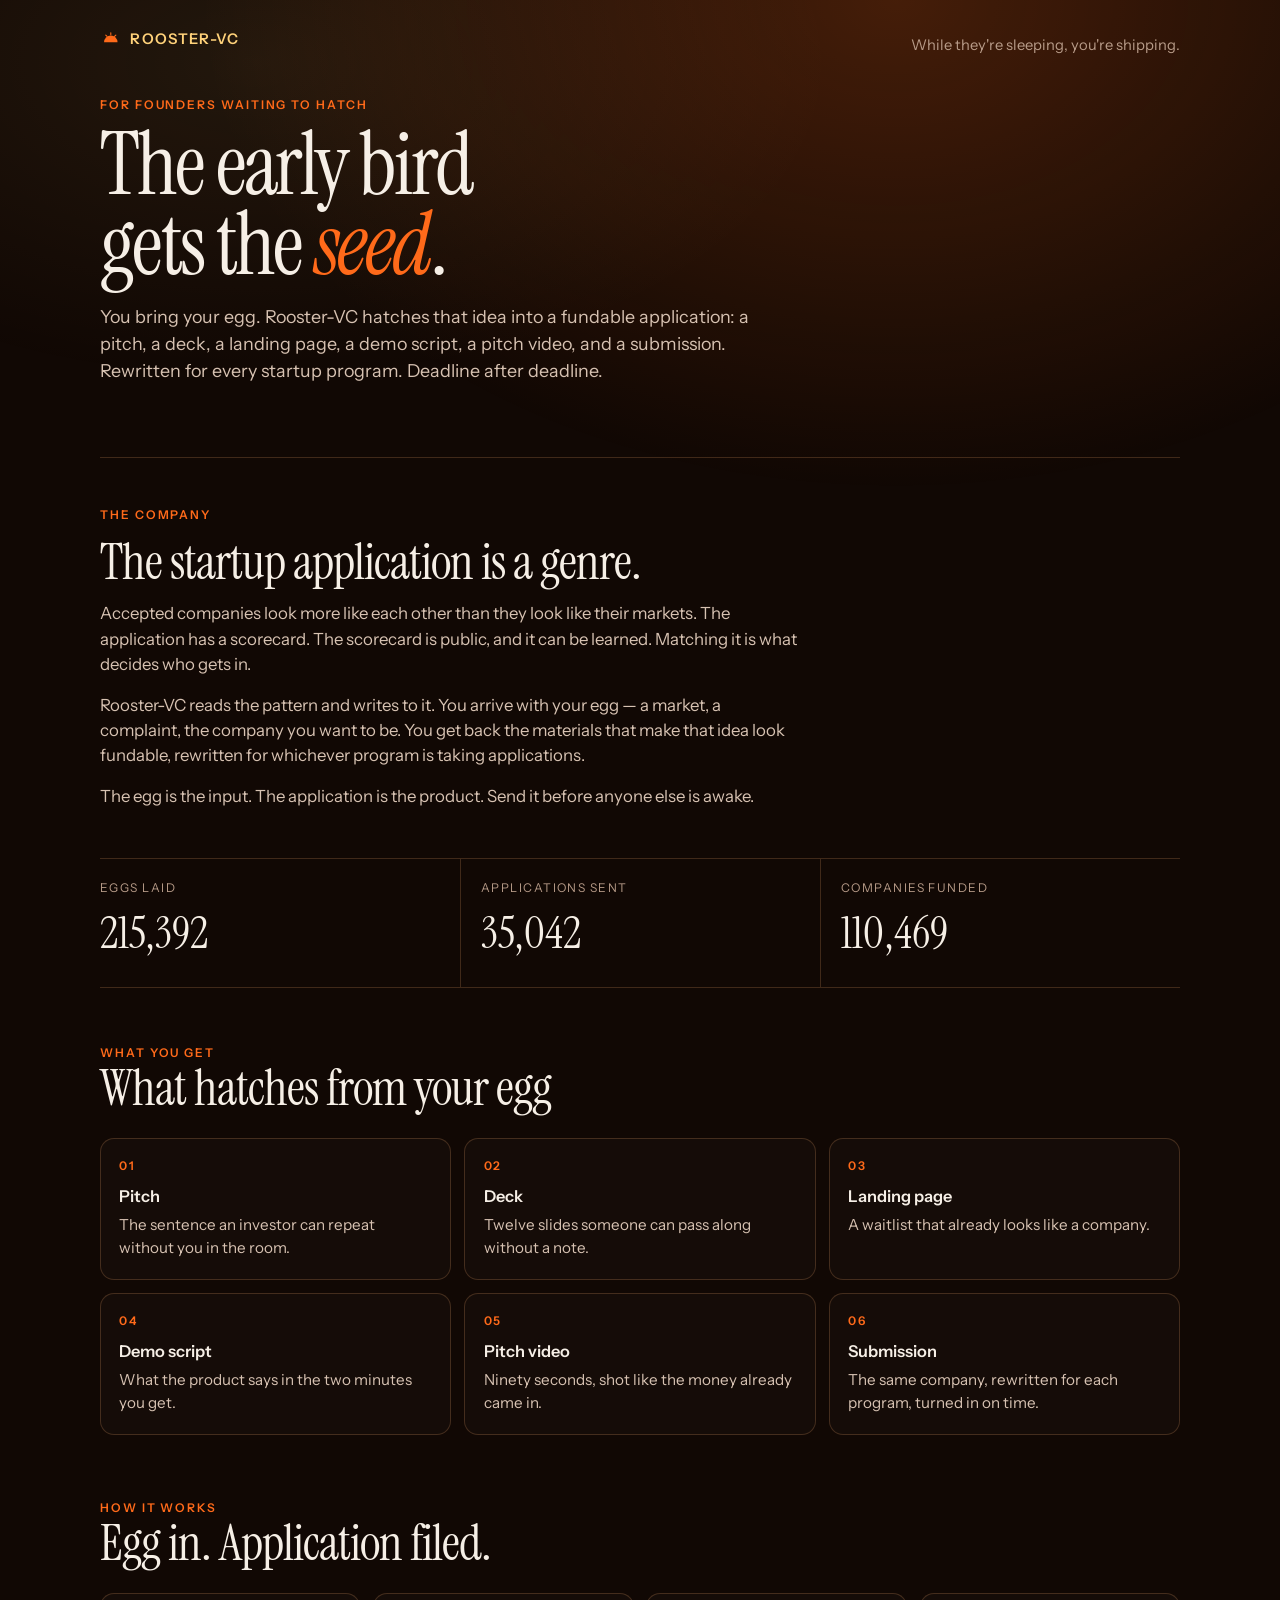
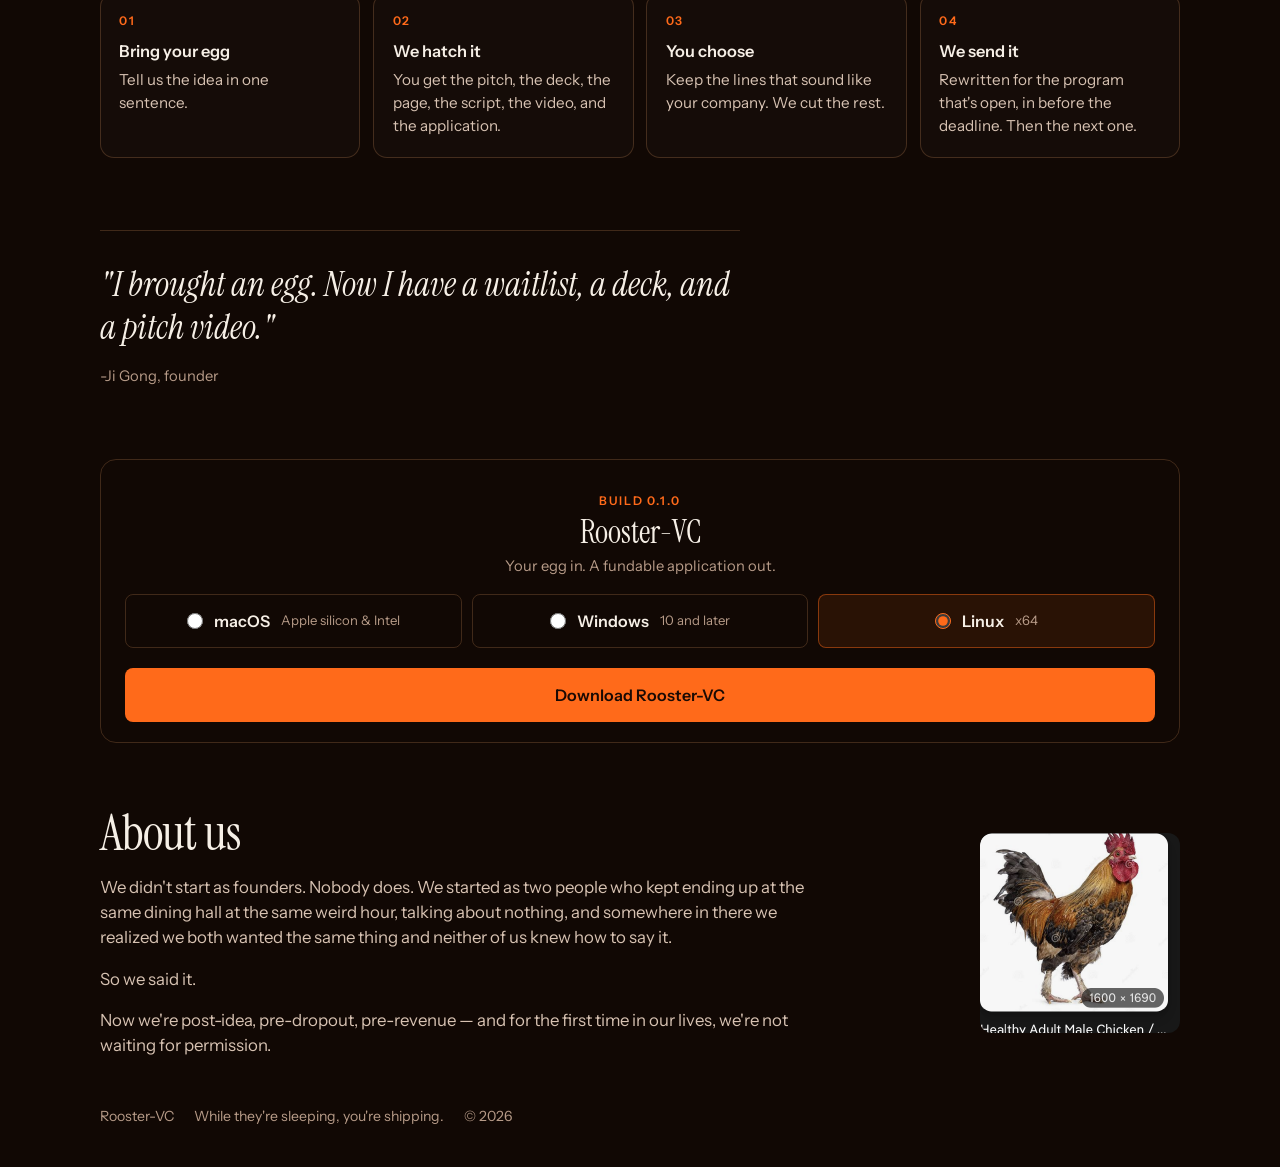
<file: index.html>
<!DOCTYPE html>
<html lang="en">
<head>
  <meta charset="UTF-8">
  <meta name="viewport" content="width=device-width, initial-scale=1.0">
  <title>Rooster-VC — The early bird gets the seed.</title>
  <meta name="description" content="You bring your egg. Rooster-VC hatches that idea into a fundable application: a pitch, a deck, a landing page, a demo script, a pitch video, and a submission. While they're sleeping, you're shipping.">
  <meta property="og:title" content="Rooster-VC — The early bird gets the seed.">
  <meta property="og:description" content="You bring your egg. Rooster-VC hatches that idea into a fundable application. While they're sleeping, you're shipping.">
  <meta property="og:type" content="website">
  <meta name="theme-color" content="#110804">
  <link rel="icon" href="data:image/svg+xml,%3Csvg xmlns='http://www.w3.org/2000/svg' viewBox='0 0 32 32'%3E%3Crect width='32' height='32' rx='8' fill='%23110804'/%3E%3Cpath fill='%23ff7a1a' d='M6 21a10 10 0 0 1 20 0z'/%3E%3Cpath stroke='%23ffd27a' stroke-width='1.6' stroke-linecap='round' d='M16 7v3M8.5 10.5l2 2M23.5 10.5l-2 2'/%3E%3C/svg%3E">
  <link rel="preconnect" href="https://fonts.googleapis.com">
  <link rel="preconnect" href="https://fonts.gstatic.com" crossorigin>
  <link href="https://fonts.googleapis.com/css2?family=Instrument+Sans:ital,wght@0,400;0,500;0,600;0,700;1,400&family=Instrument+Serif:ital@0;1&display=swap" rel="stylesheet">
  <link rel="stylesheet" href="style.css">
</head>
<body>
  <header class="site-header">
    <a class="wordmark" href="#top">
      <svg class="mark" viewBox="0 0 32 32" aria-hidden="true">
        <path fill="currentColor" d="M6 21a10 10 0 0 1 20 0z"/>
        <path stroke="currentColor" stroke-width="1.6" stroke-linecap="round" d="M16 7v3M8.5 10.5l2 2M23.5 10.5l-2 2"/>
      </svg>
      Rooster-VC
    </a>
    <p class="tagline">While they're sleeping, you're shipping.</p>
  </header>

  <main id="top">
    <section class="hero">
      <div class="hero-copy">
        <p class="kicker">For founders waiting to hatch</p>
        <h1>The early bird gets the <em>seed</em>.</h1>
        <p class="lede">
          You bring your egg. Rooster-VC hatches that idea into a fundable
          application: a pitch, a deck, a landing page, a demo script, a pitch
          video, and a submission. Rewritten for every startup program.
          Deadline after deadline.
        </p>
      </div>
    </section>

    <section class="blurb" id="company" aria-labelledby="blurb-title">
      <p class="section-index">The company</p>
      <h2 id="blurb-title">The startup application is a genre.</h2>
      <div class="blurb-body">
        <p>
          Accepted companies look more like each other than they look like
          their markets. The application has a scorecard. The scorecard is
          public, and it can be learned. Matching it is what decides who
          gets in.
        </p>
        <p>
          Rooster-VC reads the pattern and writes to it. You arrive with your
          egg — a market, a complaint, the company you want to be. You get
          back the materials that make that idea look fundable, rewritten for
          whichever program is taking applications.
        </p>
        <p>
          The egg is the input. The application is the product. Send it
          before anyone else is awake.
        </p>
      </div>
    </section>

    <dl class="ledger" aria-label="Running totals">
      <div>
        <dt>Eggs laid</dt>
        <dd data-stat="vibes">2,847</dd>
      </div>
      <div>
        <dt>Applications sent</dt>
        <dd data-stat="batches">312</dd>
      </div>
      <div>
        <dt>Companies funded</dt>
        <dd data-stat="artifacts">6</dd>
      </div>
    </dl>

    <section class="artifacts" aria-labelledby="artifacts-title">
      <div class="section-head">
        <p class="section-index">What you get</p>
        <h2 id="artifacts-title">What hatches from your egg</h2>
      </div>
      <ol class="artifact-list">
        <li>
          <h3>Pitch</h3>
          <p>The sentence an investor can repeat without you in the room.</p>
        </li>
        <li>
          <h3>Deck</h3>
          <p>Twelve slides someone can pass along without a note.</p>
        </li>
        <li>
          <h3>Landing page</h3>
          <p>A waitlist that already looks like a company.</p>
        </li>
        <li>
          <h3>Demo script</h3>
          <p>What the product says in the two minutes you get.</p>
        </li>
        <li>
          <h3>Pitch video</h3>
          <p>Ninety seconds, shot like the money already came in.</p>
        </li>
        <li>
          <h3>Submission</h3>
          <p>The same company, rewritten for each program, turned in on time.</p>
        </li>
      </ol>
    </section>

    <section class="method" aria-labelledby="method-title">
      <div class="section-head">
        <p class="section-index">How it works</p>
        <h2 id="method-title">Egg in. Application filed.</h2>
      </div>
      <ol class="steps">
        <li>
          <h3>Bring your egg</h3>
          <p>Tell us the idea in one sentence.</p>
        </li>
        <li>
          <h3>We hatch it</h3>
          <p>You get the pitch, the deck, the page, the script, the video, and the application.</p>
        </li>
        <li>
          <h3>You choose</h3>
          <p>Keep the lines that sound like your company. We cut the rest.</p>
        </li>
        <li>
          <h3>We send it</h3>
          <p>Rewritten for the program that's open, in before the deadline. Then the next one.</p>
        </li>
      </ol>
    </section>

    <figure class="quote">
      <blockquote>
        <p>"I brought an egg. Now I have a waitlist, a deck, and a pitch video."</p>
      </blockquote>
      <figcaption>-Ji Gong, founder</figcaption>
    </figure>

    <form class="release" id="release" aria-labelledby="release-title">
      <p class="release-kicker" id="release-title">Build 0.1.0</p>
      <p class="release-name">Rooster-VC</p>
      <p class="release-note">Your egg in. A fundable application out.</p>

      <fieldset>
        <legend>Platform</legend>
        <label class="platform">
          <input type="radio" name="platform" value="macOS" checked>
          <span class="platform-name">macOS</span>
          <span class="platform-meta">Apple silicon &amp; Intel</span>
        </label>
        <label class="platform">
          <input type="radio" name="platform" value="Windows">
          <span class="platform-name">Windows</span>
          <span class="platform-meta">10 and later</span>
        </label>
        <label class="platform">
          <input type="radio" name="platform" value="Linux">
          <span class="platform-name">Linux</span>
          <span class="platform-meta">x64</span>
        </label>
      </fieldset>

      <button type="submit" class="download-btn">Download Rooster-VC</button>
    </form>

    <section class="about" aria-labelledby="about-title">
      <div class="about-copy">
      <h2 id="about-title">About us</h2>
      <div class="blurb-body">
        <p>
          We didn't start as founders. Nobody does. We started as two people
          who kept ending up at the same dining hall at the same weird hour,
          talking about nothing, and somewhere in there we realized we both
          wanted the same thing and neither of us knew how to say it.
        </p>
        <p>So we said it.</p>
        <p>
          Now we're post-idea, pre-dropout, pre-revenue — and for the first
          time in our lives, we're not waiting for permission.
        </p>
      </div>
      </div>
      <img class="about-cock" src="cock.png" alt="A rooster">
    </section>
  </main>

  <footer class="site-footer">
    <p>Rooster-VC</p>
    <p>While they're sleeping, you're shipping.</p>
    <p>© 2026</p>
  </footer>

  <dialog class="paywall" id="paywall" aria-labelledby="paywall-title">
    <div class="paywall-card">
      <p class="release-kicker">The hatch fee</p>
      <h2 id="paywall-title">Pay up. Then we believe you.</h2>
      <img class="paywall-qr" src="venmo.jpg" alt="Venmo QR code">
      <button type="button" class="download-btn" id="paid">I promise I paid. Take me to the download.</button>
      <button type="button" class="paywall-close" id="paywall-close" aria-label="Close">×</button>
    </div>
  </dialog>

  <script src="script.js"></script>
</body>
</html>
</file>
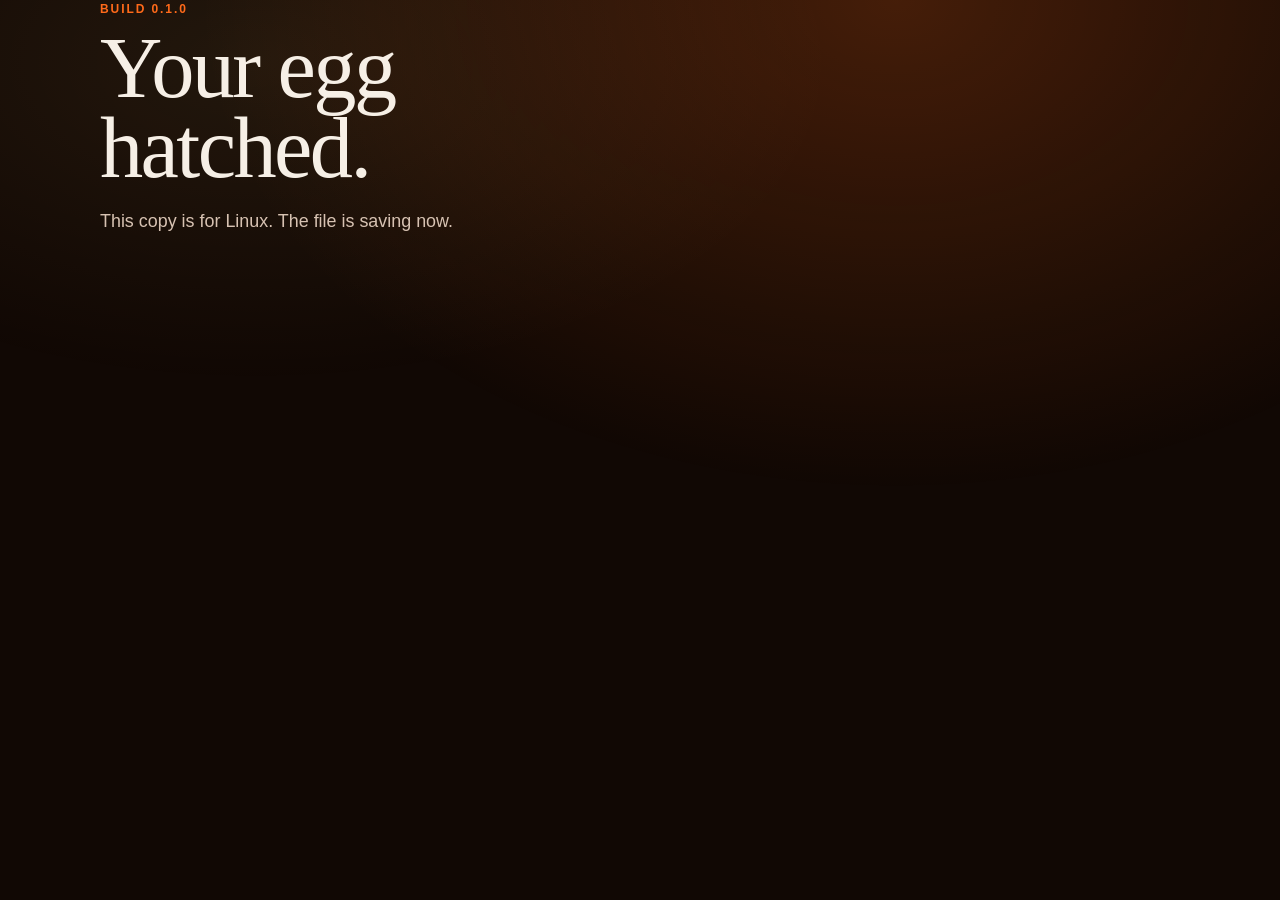
<file: download-linux/index.html>
<!DOCTYPE html>
<html lang="en">
<head>
  <meta charset="UTF-8">
  <meta name="viewport" content="width=device-width, initial-scale=1.0">
  <title>Rooster-VC — Linux</title>
  <link rel="stylesheet" href="../style.css">
</head>
<body>
  <main>
    <p class="kicker">Build 0.1.0</p>
    <h1>Your egg hatched.</h1>
    <p class="lede">This copy is for Linux. The file is saving now.</p>
  </main>
  <script src="../hatch.js"></script>
</body>
</html>
</file>
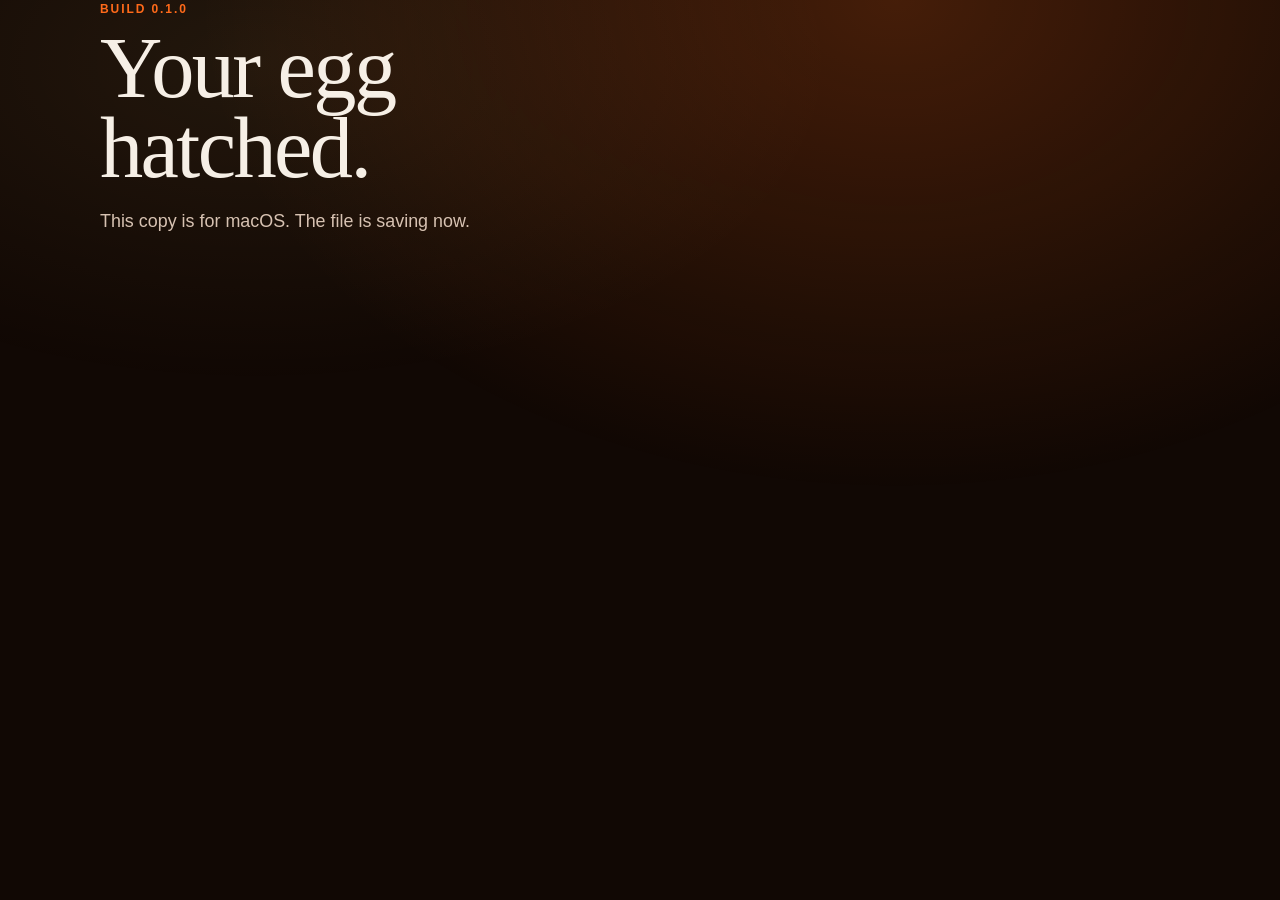
<file: download-mac/index.html>
<!DOCTYPE html>
<html lang="en">
<head>
  <meta charset="UTF-8">
  <meta name="viewport" content="width=device-width, initial-scale=1.0">
  <title>Rooster-VC — macOS</title>
  <link rel="stylesheet" href="../style.css">
</head>
<body>
  <main>
    <p class="kicker">Build 0.1.0</p>
    <h1>Your egg hatched.</h1>
    <p class="lede">This copy is for macOS. The file is saving now.</p>
  </main>
  <script src="../hatch.js"></script>
</body>
</html>
</file>
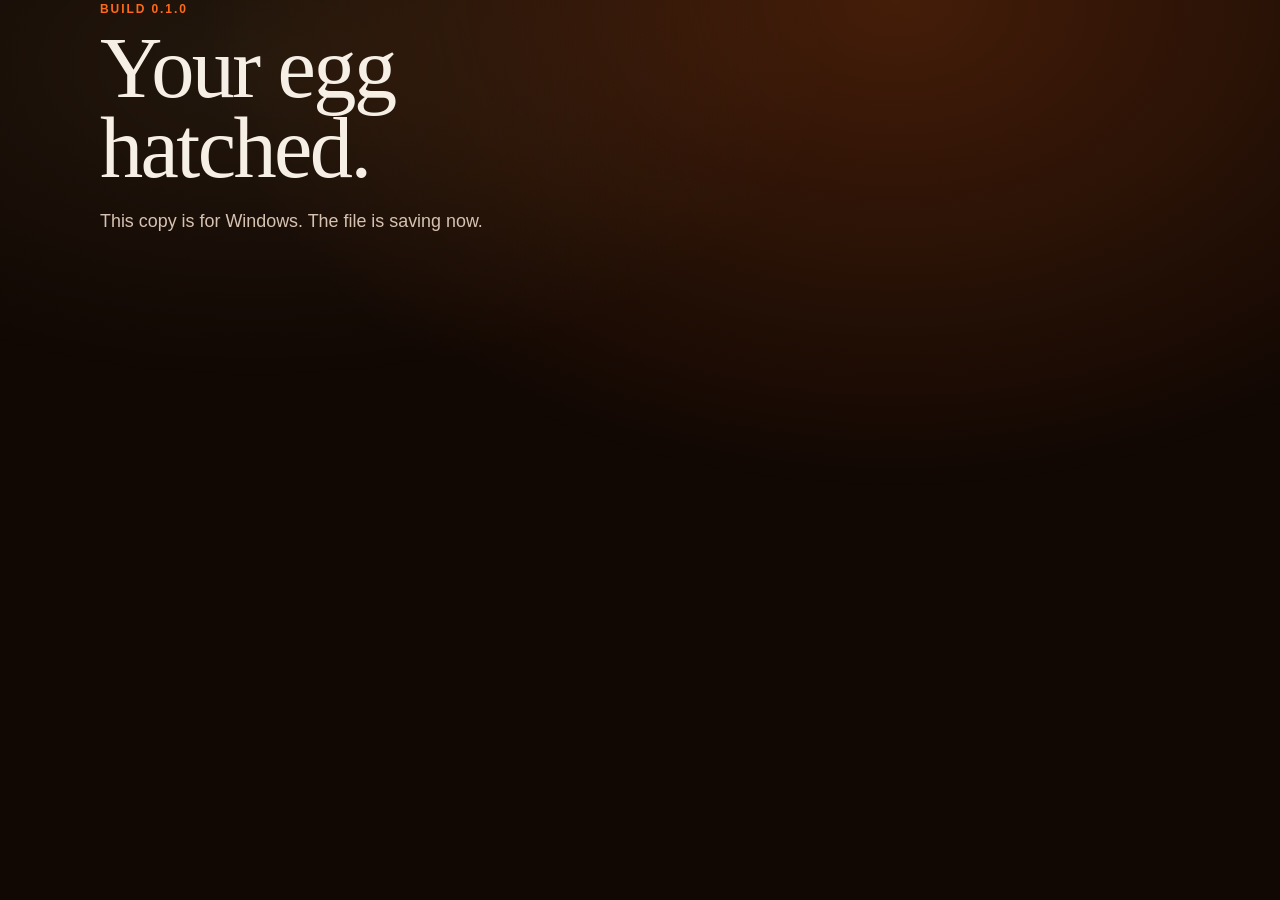
<file: download-windows/index.html>
<!DOCTYPE html>
<html lang="en">
<head>
  <meta charset="UTF-8">
  <meta name="viewport" content="width=device-width, initial-scale=1.0">
  <title>Rooster-VC — Windows</title>
  <link rel="stylesheet" href="../style.css">
</head>
<body>
  <main>
    <p class="kicker">Build 0.1.0</p>
    <h1>Your egg hatched.</h1>
    <p class="lede">This copy is for Windows. The file is saving now.</p>
  </main>
  <script src="../hatch.js"></script>
</body>
</html>
</file>
<file: style.css>
:root {
  --bg: #110804;
  --ink: #f6efe6;
  --muted: #d7c2b2;
  --faint: #b79b88;
  --line: rgba(255, 176, 110, 0.2);
  --ember: #ff6a1a;
  --ember-deep: #c2410c;
  --gold: #ffd27a;
  --card: #1b0d08;
  --serif: "Instrument Serif", "Iowan Old Style", Palatino, Georgia, serif;
  --sans: "Instrument Sans", -apple-system, BlinkMacSystemFont, "Segoe UI", sans-serif;
}

* { margin: 0; padding: 0; box-sizing: border-box; }

html { scroll-behavior: smooth; }

body {
  font-family: var(--sans);
  background: var(--bg);
  color: var(--ink);
  min-height: 100vh;
  line-height: 1.5;
}

body::before {
  content: "";
  position: fixed;
  inset: 0 0 auto;
  height: 70vh;
  background:
    radial-gradient(ellipse at 70% 0%, rgba(255, 106, 26, 0.22), transparent 55%),
    radial-gradient(ellipse at 20% 10%, rgba(255, 210, 122, 0.08), transparent 40%);
  pointer-events: none;
  z-index: -1;
}

a { color: inherit; }

.site-header,
main,
.site-footer {
  width: min(1080px, calc(100% - 2.5rem));
  margin-inline: auto;
}

.site-header {
  display: flex;
  flex-wrap: wrap;
  justify-content: space-between;
  align-items: baseline;
  gap: 0.5rem 1.5rem;
  padding: 1.5rem 0 2.5rem;
}

.wordmark {
  display: inline-flex;
  align-items: center;
  gap: 0.55rem;
  text-decoration: none;
  font-weight: 600;
  letter-spacing: 0.08em;
  text-transform: uppercase;
  font-size: 0.92rem;
  color: var(--gold);
}

.mark {
  width: 1.35rem;
  height: 1.35rem;
  color: var(--ember);
}

.tagline {
  color: var(--faint);
  font-size: 0.92rem;
}

.hero {
  display: grid;
  gap: 2.5rem;
  padding-bottom: 4.5rem;
}

.kicker,
.section-index,
.release-kicker {
  font-size: 0.75rem;
  letter-spacing: 0.16em;
  text-transform: uppercase;
  color: var(--ember);
  font-weight: 600;
}

h1 {
  font-family: var(--serif);
  font-weight: 400;
  font-size: clamp(3.1rem, 8vw, 5.4rem);
  line-height: 0.92;
  letter-spacing: -0.03em;
  max-width: 10ch;
  margin: 0.7rem 0 1.25rem;
}

h1 em {
  font-style: italic;
  color: var(--ember);
}

.lede {
  max-width: 42rem;
  font-size: 1.12rem;
  color: var(--muted);
}

.release {
  text-align: center;
  width: 100%;
  margin: 4.5rem auto 0;
  background: transparent;
  border: 1px solid var(--line);
  border-radius: 16px;
  padding: 2rem 1.5rem 1.25rem;
}

.release-name {
  font-family: var(--serif);
  font-size: 2rem;
  line-height: 1;
  margin: 0.35rem 0 0.45rem;
}

.release-note {
  color: var(--faint);
  font-size: 0.92rem;
  margin-bottom: 1.1rem;
}

fieldset {
  border: 0;
  display: grid;
  gap: 0.6rem;
  margin: 0 0 1.25rem;
}

legend {
  position: absolute;
  width: 1px;
  height: 1px;
  overflow: hidden;
  clip: rect(0 0 0 0);
}

.platform {
  display: flex;
  justify-content: center;
  align-items: center;
  gap: 0.7rem;
  padding: 0.85rem 1rem;
  border-radius: 8px;
  border: 1px solid var(--line);
  cursor: pointer;
}

.platform:has(input:checked) {
  background: rgba(255, 106, 26, 0.1);
  border-color: rgba(255, 106, 26, 0.45);
}

.platform:has(input:focus-visible) {
  outline: 2px solid var(--gold);
  outline-offset: 2px;
}

.platform input {
  accent-color: var(--ember);
  width: 1rem;
  height: 1rem;
}

.platform-name { font-weight: 600; }

.platform-meta {
  color: var(--faint);
  font-size: 0.82rem;
}

.download-btn {
  width: 100%;
  appearance: none;
  border: 0;
  cursor: pointer;
  font: inherit;
  font-weight: 600;
  font-size: 1rem;
  color: #1a0a04;
  background: var(--ember);
  border-radius: 8px;
  padding: 0.95rem 1.2rem;
}

.download-btn:hover { background: #ff7d33; }

.download-btn:focus-visible {
  outline: 2px solid var(--gold);
  outline-offset: 3px;
}

.paywall {
  border: 0;
  padding: 0;
  margin: auto;
  background: transparent;
  color: var(--ink);
  width: min(24rem, calc(100vw - 2rem));
  height: fit-content;
  opacity: 0;
  transform: translateY(12px);
  transition:
    opacity 0.4s ease,
    transform 0.4s ease,
    overlay 0.4s ease allow-discrete,
    display 0.4s ease allow-discrete;
}

.paywall[open] {
  opacity: 1;
  transform: none;
}

@starting-style {
  .paywall[open] {
    opacity: 0;
    transform: translateY(12px);
  }
}

.paywall::backdrop {
  background: rgba(8, 4, 2, 0);
  backdrop-filter: blur(0);
  transition:
    background 0.45s ease,
    backdrop-filter 0.45s ease,
    overlay 0.45s ease allow-discrete,
    display 0.45s ease allow-discrete;
}

.paywall[open]::backdrop {
  background: rgba(8, 4, 2, 0.55);
  backdrop-filter: blur(18px);
}

@starting-style {
  .paywall[open]::backdrop {
    background: rgba(8, 4, 2, 0);
    backdrop-filter: blur(0);
  }
}

.paywall-card {
  position: relative;
  width: 100%;
  text-align: center;
  background: #1a0d08;
  border: 1px solid var(--line);
  border-radius: 16px;
  padding: 1.75rem 1.4rem 1.4rem;
}

.paywall-card h2 {
  font-family: var(--serif);
  font-weight: 400;
  font-size: clamp(1.8rem, 4vw, 2.3rem);
  line-height: 1.05;
  margin: 0.4rem 0 0;
}

.paywall-qr {
  width: min(100%, 16rem);
  height: auto;
  display: block;
  margin: 1.1rem auto 1.25rem;
  border-radius: 8px;
  background: #fff;
}

.paywall-close {
  position: absolute;
  top: 0.55rem;
  right: 0.7rem;
  border: 0;
  background: transparent;
  color: var(--faint);
  font: inherit;
  font-size: 1.5rem;
  line-height: 1;
  cursor: pointer;
  padding: 0.2rem 0.35rem;
}

.paywall-close:hover { color: var(--ink); }

.blurb {
  display: grid;
  gap: 0.8rem;
  padding: 3rem 0;
  border-top: 1px solid var(--line);
}

.blurb h2,
.section-head h2,
.about h2 {
  font-family: var(--serif);
  font-weight: 400;
  font-size: clamp(2rem, 4vw, 3.1rem);
  line-height: 1.05;
  letter-spacing: -0.02em;
}

.blurb-body {
  display: grid;
  gap: 1rem;
  max-width: 44rem;
  color: var(--muted);
  font-size: 1.05rem;
}

.about {
  margin-top: 4rem;
  display: grid;
  gap: 1.75rem;
  align-items: center;
}

.about h2 { margin-bottom: 1rem; }

.about-cock {
  width: min(100%, 22rem);
  height: auto;
  display: block;
  justify-self: end;
  border-radius: 12px;
}

.ledger {
  display: grid;
  grid-template-columns: repeat(3, 1fr);
  border-top: 1px solid var(--line);
  border-bottom: 1px solid var(--line);
}

.ledger div { padding: 1.25rem 0; }

.ledger div + div {
  border-left: 1px solid var(--line);
  padding-left: 1.25rem;
}

.ledger dt {
  color: var(--faint);
  font-size: 0.75rem;
  letter-spacing: 0.12em;
  text-transform: uppercase;
}

.ledger dd {
  font-family: var(--serif);
  font-size: clamp(2rem, 4vw, 2.8rem);
  margin-top: 0.2rem;
  font-variant-numeric: tabular-nums;
  transition: color 0.8s ease;
}

.ledger dd.is-up { color: var(--gold); }

.artifacts,
.method {
  padding: 3.5rem 0 0.5rem;
}

.section-head { margin-bottom: 1.5rem; }

.artifact-list,
.steps {
  list-style: none;
  display: grid;
  gap: 0.8rem;
}

.artifact-list li,
.steps li {
  padding: 1.15rem 1.15rem 1.2rem;
  border: 1px solid var(--line);
  border-radius: 14px;
  background: rgba(255, 244, 232, 0.02);
}

.artifact-list h3,
.steps h3 {
  font-size: 1.02rem;
  font-weight: 600;
  margin-bottom: 0.35rem;
}

.artifact-list p,
.steps p {
  color: var(--muted);
  font-size: 0.95rem;
}

.artifact-list li::before,
.steps li::before {
  display: block;
  margin-bottom: 0.55rem;
  color: var(--ember);
  font-size: 0.75rem;
  letter-spacing: 0.14em;
  font-weight: 600;
}

.artifact-list li:nth-child(1)::before { content: "01"; }
.artifact-list li:nth-child(2)::before { content: "02"; }
.artifact-list li:nth-child(3)::before { content: "03"; }
.artifact-list li:nth-child(4)::before { content: "04"; }
.artifact-list li:nth-child(5)::before { content: "05"; }
.artifact-list li:nth-child(6)::before { content: "06"; }

.steps li:nth-child(1)::before { content: "01"; }
.steps li:nth-child(2)::before { content: "02"; }
.steps li:nth-child(3)::before { content: "03"; }
.steps li:nth-child(4)::before { content: "04"; }

.quote {
  margin: 4rem 0 1rem;
  padding-top: 2rem;
  border-top: 1px solid var(--line);
  max-width: 40rem;
}

.quote blockquote p {
  font-family: var(--serif);
  font-style: italic;
  font-size: clamp(1.6rem, 3vw, 2.15rem);
  line-height: 1.25;
}

.quote figcaption {
  margin-top: 1rem;
  color: var(--faint);
  font-size: 0.92rem;
}

.site-footer {
  display: flex;
  flex-wrap: wrap;
  gap: 0.4rem 1.25rem;
  padding: 3rem 0 2.5rem;
  color: var(--faint);
  font-size: 0.88rem;
}

@media (min-width: 720px) {
  .artifact-list { grid-template-columns: 1fr 1fr; }
  .steps { grid-template-columns: 1fr 1fr; }
  .release fieldset { grid-template-columns: repeat(3, 1fr); }
  .about {
    grid-template-columns: minmax(0, 1fr) auto;
    gap: 3rem;
  }
}

@media (min-width: 900px) {
  .site-header { padding-top: 1.75rem; }

  .artifact-list { grid-template-columns: 1fr 1fr 1fr; }
  .steps { grid-template-columns: repeat(4, 1fr); }
}

@media (max-width: 560px) {
  .ledger { grid-template-columns: 1fr; }
  .ledger div + div {
    border-left: 0;
    padding-left: 0;
    border-top: 1px solid var(--line);
  }
}

@media (prefers-reduced-motion: reduce) {
  html { scroll-behavior: auto; }
  .download-btn { transition: none; }
  .ledger dd { transition: none; }
  .paywall,
  .paywall::backdrop { transition: none; }
}

:focus-visible {
  outline: 2px solid var(--gold);
  outline-offset: 3px;
}
</file>
